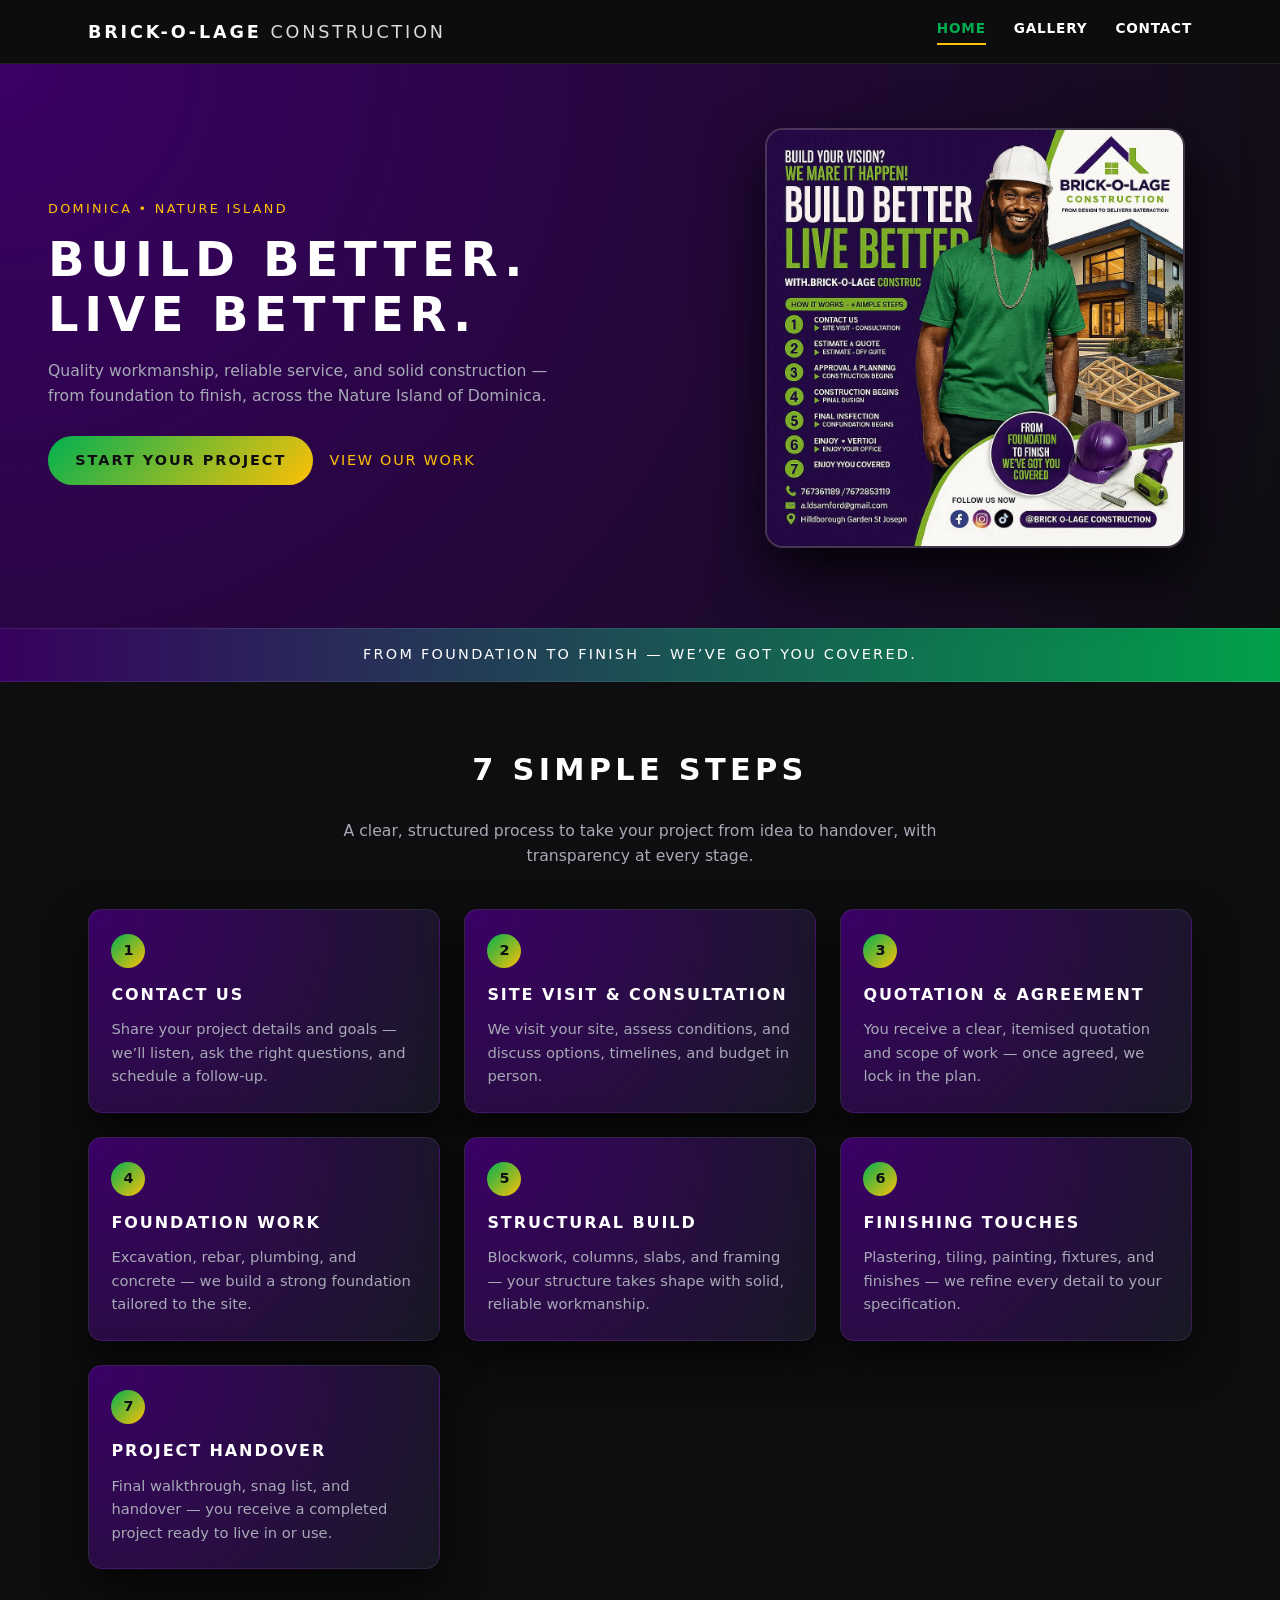
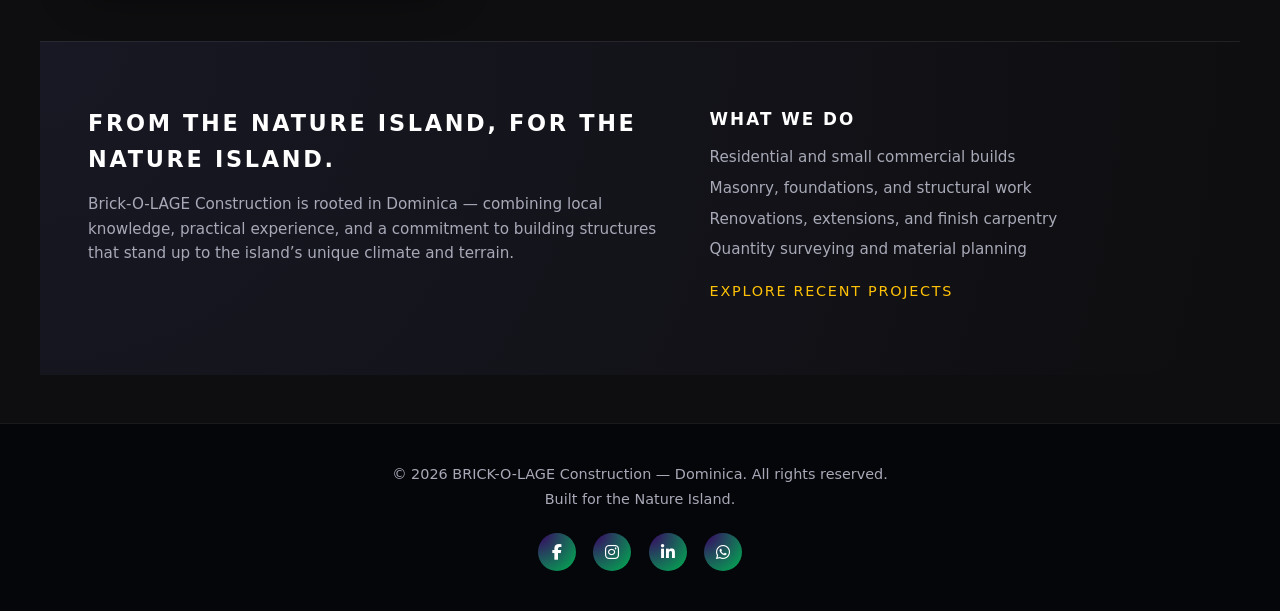
<file: index.html>
<!doctype html>
<html lang="en">
  <head>
    <meta charset="UTF-8" />
    <meta name="viewport" content="width=device-width, initial-scale=1" />
    <title>Brick-O-LAGE Construction | Build Better, Live Better</title>
    <link rel="stylesheet" href="css/styles.css" />
    <link
      rel="stylesheet"
      href="https://cdnjs.cloudflare.com/ajax/libs/font-awesome/6.4.0/css/all.min.css"
    />
  </head>
  <body>
    <header class="site-header">
      <nav class="nav" aria-label="Main navigation">
        <a href="index.html" class="nav-logo">
          BRICK-O-LAGE <span>Construction</span>
        </a>

        <button
          class="nav-toggle"
          aria-expanded="false"
          aria-controls="nav-menu"
        >
          <span class="sr-only">Toggle navigation</span>
          <span class="nav-toggle-bar"></span>
          <span class="nav-toggle-bar"></span>
          <span class="nav-toggle-bar"></span>
        </button>

        <ul id="nav-menu" class="nav-menu">
          <li><a href="index.html" class="active">Home</a></li>
          <li><a href="gallery.html">Gallery</a></li>
          <li><a href="contact.html">Contact</a></li>
        </ul>
      </nav>
    </header>

    <main>
      <!-- Hero -->
      <section class="hero">
        <div class="hero-inner">
          <div class="hero-content">
            <p class="hero-kicker">Dominica • Nature Island</p>
            <h1>Build Better. Live Better.</h1>
            <p class="hero-subtitle">
              Quality workmanship, reliable service, and solid construction —
              from foundation to finish, across the Nature Island of Dominica.
            </p>
            <div class="hero-actions">
              <a href="contact.html" class="btn">Start Your Project</a>
              <a href="gallery.html" class="hero-link">View Our Work</a>
            </div>
          </div>

          <div class="hero-image">
            <!-- Placeholder path for worker hero image -->
            <img
              src="img/aldin-ai-flyer.jpg"
              alt="Caribbean construction worker on site"
            />
          </div>
        </div>
      </section>

      <!-- From foundation to finish banner -->
      <section class="banner-strip">
        <p>From foundation to finish — we’ve got you covered.</p>
      </section>

      <!-- 7 Simple Steps -->
      <section class="section">
        <h2 class="section-title">7 Simple Steps</h2>
        <p class="section-subtitle">
          A clear, structured process to take your project from idea to
          handover, with transparency at every stage.
        </p>

        <div class="steps-grid">
          <article class="step-card">
            <div class="step-icon">1</div>
            <h3>Contact Us</h3>
            <p>
              Share your project details and goals — we’ll listen, ask the right
              questions, and schedule a follow-up.
            </p>
          </article>

          <article class="step-card">
            <div class="step-icon">2</div>
            <h3>Site Visit &amp; Consultation</h3>
            <p>
              We visit your site, assess conditions, and discuss options,
              timelines, and budget in person.
            </p>
          </article>

          <article class="step-card">
            <div class="step-icon">3</div>
            <h3>Quotation &amp; Agreement</h3>
            <p>
              You receive a clear, itemised quotation and scope of work — once
              agreed, we lock in the plan.
            </p>
          </article>

          <article class="step-card">
            <div class="step-icon">4</div>
            <h3>Foundation Work</h3>
            <p>
              Excavation, rebar, plumbing, and concrete — we build a strong
              foundation tailored to the site.
            </p>
          </article>

          <article class="step-card">
            <div class="step-icon">5</div>
            <h3>Structural Build</h3>
            <p>
              Blockwork, columns, slabs, and framing — your structure takes
              shape with solid, reliable workmanship.
            </p>
          </article>

          <article class="step-card">
            <div class="step-icon">6</div>
            <h3>Finishing Touches</h3>
            <p>
              Plastering, tiling, painting, fixtures, and finishes — we refine
              every detail to your specification.
            </p>
          </article>

          <article class="step-card">
            <div class="step-icon">7</div>
            <h3>Project Handover</h3>
            <p>
              Final walkthrough, snag list, and handover — you receive a
              completed project ready to live in or use.
            </p>
          </article>
        </div>
      </section>

      <!-- Highlight section -->
      <section class="section section-highlight">
        <div class="highlight-grid">
          <div class="highlight-block">
            <h2>From the Nature Island, for the Nature Island.</h2>
            <p>
              Brick-O-LAGE Construction is rooted in Dominica — combining local
              knowledge, practical experience, and a commitment to building
              structures that stand up to the island’s unique climate and
              terrain.
            </p>
          </div>
          <div class="highlight-block">
            <h3>What We Do</h3>
            <ul class="highlight-list">
              <li>Residential and small commercial builds</li>
              <li>Masonry, foundations, and structural work</li>
              <li>Renovations, extensions, and finish carpentry</li>
              <li>Quantity surveying and material planning</li>
            </ul>
            <a href="gallery.html" class="hero-link">Explore recent projects</a>
          </div>
        </div>
      </section>
    </main>

    <footer class="footer">
      <p>
        &copy; 2026 BRICK-O-LAGE Construction — Dominica. All rights reserved.
      </p>
      <p>Built for the Nature Island.</p>
      <div class="social-links">
        <a
          href="https://www.facebook.com/brickolageconstruction"
          target="_blank"
          rel="noopener noreferrer"
          aria-label="Facebook"
          title="Follow us on Facebook"
          ><i class="fab fa-facebook-f"></i
        ></a>
        <a
          href="https://www.instagram.com/brickolageconstruction"
          target="_blank"
          rel="noopener noreferrer"
          aria-label="Instagram"
          title="Follow us on Instagram"
          ><i class="fab fa-instagram"></i
        ></a>
        <a
          href="https://www.linkedin.com/company/brickolageconstruction"
          target="_blank"
          rel="noopener noreferrer"
          aria-label="LinkedIn"
          title="Connect on LinkedIn"
          ><i class="fab fa-linkedin-in"></i
        ></a>
        <a
          href="https://wa.me/17673161119"
          target="_blank"
          rel="noopener noreferrer"
          aria-label="WhatsApp"
          title="Message us on WhatsApp"
          ><i class="fab fa-whatsapp"></i
        ></a>
      </div>
    </footer>

    <script src="js/script.js"></script>
  </body>
</html>
</file>
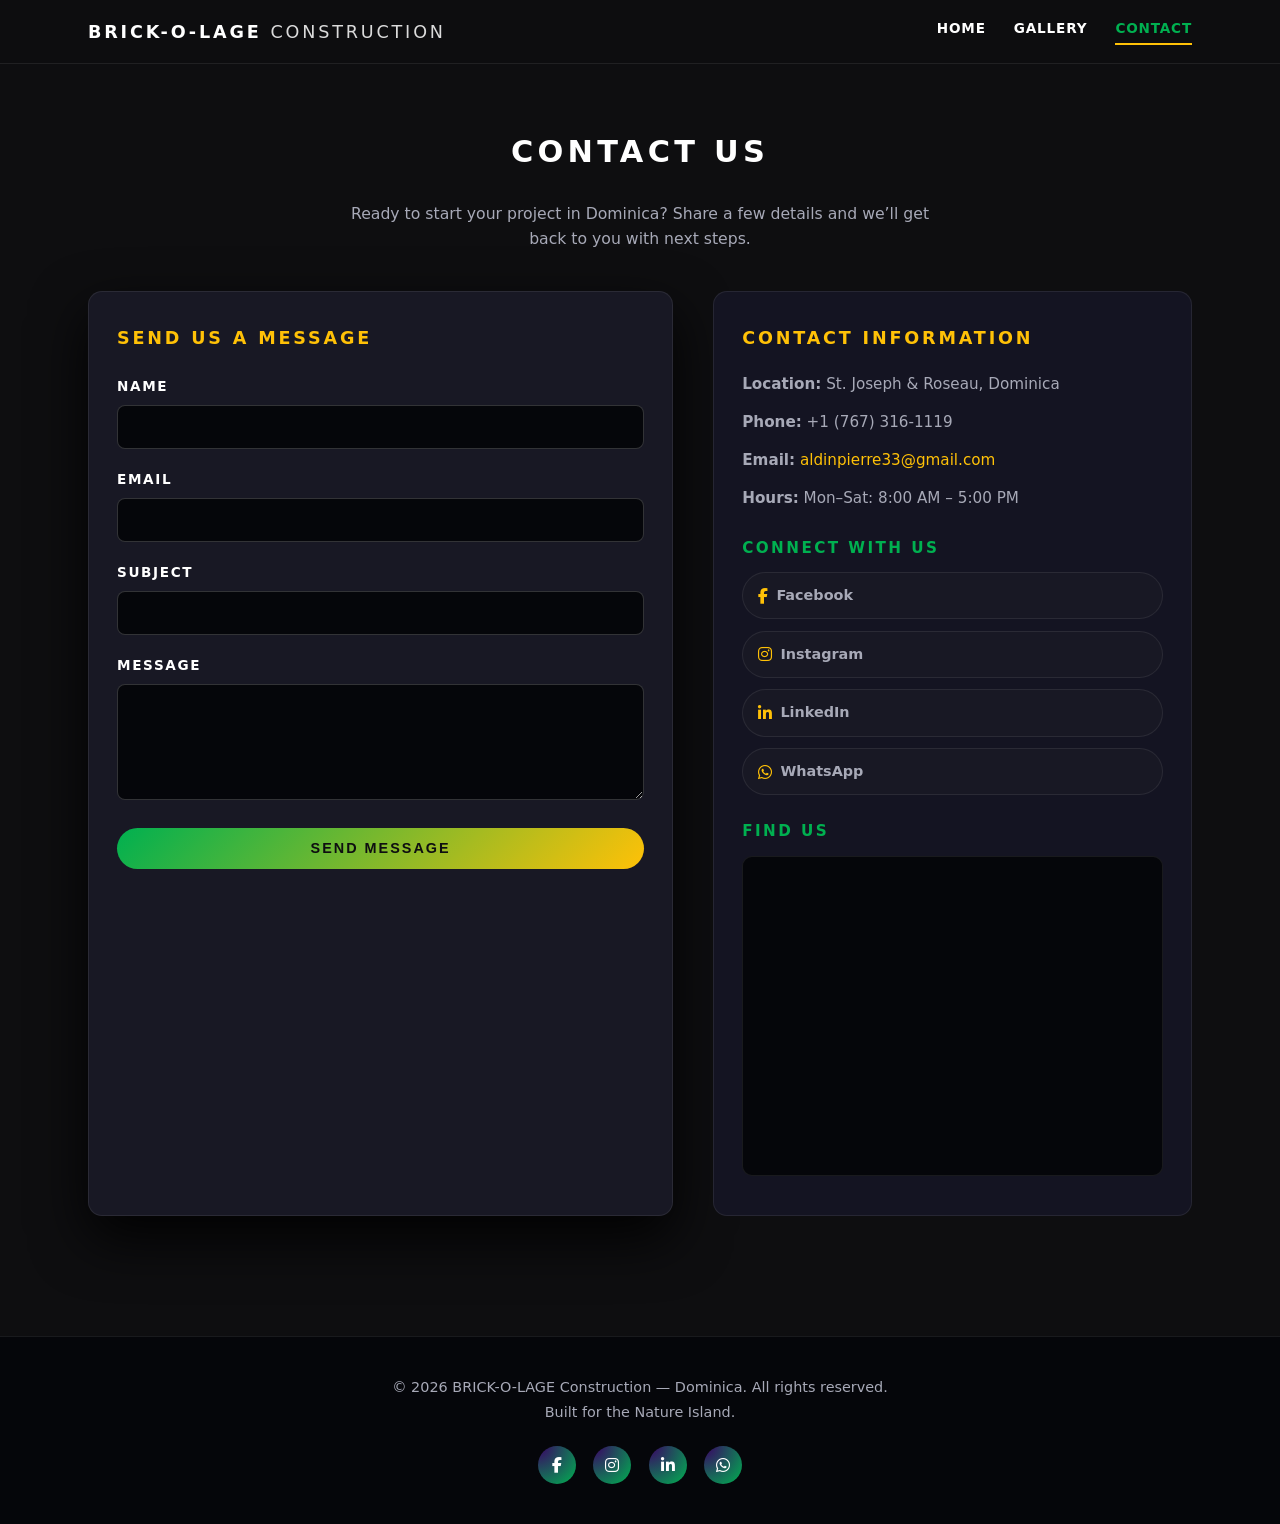
<file: contact.html>
<!doctype html>
<html lang="en">
  <head>
    <meta charset="UTF-8" />
    <meta name="viewport" content="width=device-width, initial-scale=1" />
    <title>Contact Us | Brick-O-LAGE Construction — Dominica</title>
    <link rel="stylesheet" href="css/styles.css" />
    <link
      rel="stylesheet"
      href="https://cdnjs.cloudflare.com/ajax/libs/font-awesome/6.4.0/css/all.min.css"
    />
  </head>
  <body>
    <header class="site-header">
      <nav class="nav" aria-label="Main navigation">
        <a href="index.html" class="nav-logo">
          BRICK-O-LAGE <span>Construction</span>
        </a>

        <button
          class="nav-toggle"
          aria-expanded="false"
          aria-controls="nav-menu"
        >
          <span class="sr-only">Toggle navigation</span>
          <span class="nav-toggle-bar"></span>
          <span class="nav-toggle-bar"></span>
          <span class="nav-toggle-bar"></span>
        </button>

        <ul id="nav-menu" class="nav-menu">
          <li><a href="index.html">Home</a></li>
          <li><a href="gallery.html">Gallery</a></li>
          <li><a href="contact.html" class="active">Contact</a></li>
        </ul>
      </nav>
    </header>

    <main>
      <section class="section">
        <h1 class="section-title">Contact Us</h1>
        <p class="section-subtitle">
          Ready to start your project in Dominica? Share a few details and we’ll
          get back to you with next steps.
        </p>

        <div class="contact">
          <div class="contact-form">
            <h2>Send us a message</h2>
            <form id="contactForm" novalidate>
              <div class="form-group">
                <label for="name">Name</label>
                <input
                  id="name"
                  name="name"
                  type="text"
                  autocomplete="name"
                  required
                />
              </div>

              <div class="form-group">
                <label for="email">Email</label>
                <input
                  id="email"
                  name="email"
                  type="email"
                  autocomplete="email"
                  required
                />
              </div>

              <div class="form-group">
                <label for="subject">Subject</label>
                <input
                  id="subject"
                  name="subject"
                  type="text"
                  autocomplete="off"
                  required
                />
              </div>

              <div class="form-group">
                <label for="message">Message</label>
                <textarea
                  id="message"
                  name="message"
                  rows="5"
                  required
                ></textarea>
              </div>

              <button class="btn" type="submit">Send Message</button>

              <p id="formFeedback" class="form-feedback" hidden>
                Thank you! Your message has been sent successfully.
              </p>
            </form>
          </div>

          <div class="contact-info">
            <h2>Contact Information</h2>
            <p><strong>Location:</strong> St. Joseph &amp; Roseau, Dominica</p>
            <p><strong>Phone:</strong> +1 (767) 316-1119</p>
            <p>
              <strong>Email:</strong>
              <a href="mailto:aldinpierre33@gmail.com"
                >aldinpierre33@gmail.com</a
              >
            </p>
            <p><strong>Hours:</strong> Mon–Sat: 8:00 AM – 5:00 PM</p>

            <h3>Connect With Us</h3>
            <div class="social-links-large">
              <a
                href="https://www.facebook.com/brickolageconstruction"
                target="_blank"
                rel="noopener noreferrer"
                aria-label="Facebook"
                title="Follow us on Facebook"
              >
                <i class="fab fa-facebook-f"></i>
                Facebook
              </a>
              <a
                href="https://www.instagram.com/brickolageconstruction"
                target="_blank"
                rel="noopener noreferrer"
                aria-label="Instagram"
                title="Follow us on Instagram"
              >
                <i class="fab fa-instagram"></i>
                Instagram
              </a>
              <a
                href="https://www.linkedin.com/company/brickolageconstruction"
                target="_blank"
                rel="noopener noreferrer"
                aria-label="LinkedIn"
                title="Connect on LinkedIn"
              >
                <i class="fab fa-linkedin-in"></i>
                LinkedIn
              </a>
              <a
                href="https://wa.me/17673161119"
                target="_blank"
                rel="noopener noreferrer"
                aria-label="WhatsApp"
                title="Message us on WhatsApp"
              >
                <i class="fab fa-whatsapp"></i>
                WhatsApp
              </a>
            </div>

            <div class="contact-map">
              <h3>Find Us</h3>
              <iframe
                title="Brick-O-LAGE Construction location map"
                src="https://www.google.com/maps/embed?pb=!1m18!1m12!1m3!1d60741.0474623725!2d-61.411604!3d15.309167!2m3!1f0!2f0!3f0!3m2!1i1024!2i768!4f13.1!3m3!1m2!1s0x8c40292e4e7e6f33%3A0x889896728373d57!2sRoseau%2C%20Dominica!5e0!3m2!1sen!2sus!4v1700000000000!5m2!1sen!2sus"
                loading="lazy"
                allowfullscreen=""
                referrerpolicy="no-referrer-when-downgrade"
              ></iframe>
            </div>
          </div>
        </div>
      </section>
    </main>

    <footer class="footer">
      <p>
        &copy; 2026 BRICK-O-LAGE Construction — Dominica. All rights reserved.
      </p>
      <p>Built for the Nature Island.</p>
      <div class="social-links">
        <a
          href="https://www.facebook.com/brickolageconstruction"
          target="_blank"
          rel="noopener noreferrer"
          aria-label="Facebook"
          title="Follow us on Facebook"
          ><i class="fab fa-facebook-f"></i
        ></a>
        <a
          href="https://www.instagram.com/brickolageconstruction"
          target="_blank"
          rel="noopener noreferrer"
          aria-label="Instagram"
          title="Follow us on Instagram"
          ><i class="fab fa-instagram"></i
        ></a>
        <a
          href="https://www.linkedin.com/company/brickolageconstruction"
          target="_blank"
          rel="noopener noreferrer"
          aria-label="LinkedIn"
          title="Connect on LinkedIn"
          ><i class="fab fa-linkedin-in"></i
        ></a>
        <a
          href="https://wa.me/17673161119"
          target="_blank"
          rel="noopener noreferrer"
          aria-label="WhatsApp"
          title="Message us on WhatsApp"
          ><i class="fab fa-whatsapp"></i
        ></a>
      </div>
    </footer>

    <script src="js/script.js"></script>
  </body>
</html>
</file>
<file: css/styles.css>
:root {
  --bg: #0e0e10;
  --bg-elevated: #181824;
  --bg-soft: #1f1f30;
  --primary-color: #ffffff;
  --secondary-color: #00b050; /* green */
  --accent-color: #ffc107; /* gold */
  --brand-purple: #3b0066;
  --muted: #a7a9b7;
  --border-subtle: rgba(255, 255, 255, 0.08);
  --focus-color: #ffc107;
  --white: #ffffff;
  --font-family:
    "Montserrat", system-ui, -apple-system, BlinkMacSystemFont, "Segoe UI",
    sans-serif;
}

* {
  margin: 0;
  padding: 0;
  box-sizing: border-box;
}

html {
  scroll-behavior: smooth;
}

body {
  font-family: var(--font-family);
  line-height: 1.6;
  color: var(--primary-color);
  background-color: var(--bg);
  font-size: 16px;
}

/* Header / Nav */
.site-header {
  background: rgba(14, 14, 16, 0.96);
  backdrop-filter: blur(12px);
  border-bottom: 1px solid var(--border-subtle);
  position: sticky;
  top: 0;
  z-index: 1000;
}

.nav {
  display: flex;
  justify-content: space-between;
  align-items: center;
  padding: 0.9rem 1.25rem;
  max-width: 1200px;
  margin: 0 auto;
}

.nav-logo {
  font-size: 1.1rem;
  color: var(--primary-color);
  text-transform: uppercase;
  letter-spacing: 0.16em;
  text-decoration: none;
  font-weight: 700;
}

.nav-logo span {
  font-weight: 300;
  opacity: 0.85;
}

.nav-logo:focus {
  outline: 3px solid var(--focus-color);
  outline-offset: 3px;
}

/* Mobile toggle */
.nav-toggle {
  display: flex;
  flex-direction: column;
  background: none;
  border: 1px solid var(--border-subtle);
  cursor: pointer;
  padding: 0.45rem;
  gap: 0.3rem;
  border-radius: 6px;
  background: rgba(255, 255, 255, 0.02);
}

.nav-toggle-bar {
  width: 22px;
  height: 2px;
  background: var(--primary-color);
  transition: all 0.3s ease;
}

.nav-toggle:focus {
  outline: 3px solid var(--focus-color);
  outline-offset: 3px;
}

.nav-toggle[aria-expanded="true"] .nav-toggle-bar:nth-child(2) {
  opacity: 0;
}

.nav-toggle[aria-expanded="true"] .nav-toggle-bar:nth-child(1) {
  transform: translateY(6px) rotate(45deg);
}

.nav-toggle[aria-expanded="true"] .nav-toggle-bar:nth-child(3) {
  transform: translateY(-6px) rotate(-45deg);
}

/* Nav menu */
.nav-menu {
  display: none;
  flex-direction: column;
  position: absolute;
  top: 60px;
  left: 0.75rem;
  right: 0.75rem;
  background: #141422;
  list-style: none;
  border-radius: 10px;
  border: 1px solid var(--border-subtle);
  box-shadow: 0 18px 45px rgba(0, 0, 0, 0.7);
  overflow: hidden;
}

.nav-menu.show {
  display: flex;
}

.nav-menu li + li {
  border-top: 1px solid rgba(255, 255, 255, 0.06);
}

.nav-menu a {
  display: block;
  padding: 0.9rem 1.1rem;
  text-decoration: none;
  color: var(--primary-color);
  font-weight: 600;
  font-size: 0.95rem;
  letter-spacing: 0.06em;
  text-transform: uppercase;
  transition:
    background 0.25s,
    color 0.25s,
    transform 0.15s;
}

.nav-menu a:hover,
.nav-menu a:focus {
  background: rgba(255, 255, 255, 0.06);
  color: var(--accent-color);
}

.nav-menu a.active {
  color: var(--secondary-color);
}

.nav-menu a:focus {
  outline: none;
}

.sr-only {
  position: absolute;
  width: 1px;
  height: 1px;
  padding: 0;
  margin: -1px;
  overflow: hidden;
  clip: rect(0, 0, 0, 0);
  white-space: nowrap;
  border-width: 0;
}

/* Main layout */
main {
  width: 100%;
}

.section {
  padding: 2.75rem 1.25rem 3.25rem;
  max-width: 1200px;
  margin: 0 auto;
}

/* Hero */
.hero {
  background: radial-gradient(circle at top left, #3b0066, #0e0e10);
  padding: 3.25rem 1.25rem 3.5rem;
}

.hero-inner {
  max-width: 1200px;
  margin: 0 auto;
  display: grid;
  grid-template-columns: minmax(0, 1.1fr);
  gap: 2.5rem;
  align-items: center;
}

.hero-content {
  max-width: 640px;
}

.hero-kicker {
  font-size: 0.8rem;
  letter-spacing: 0.18em;
  text-transform: uppercase;
  color: var(--accent-color);
  margin-bottom: 0.75rem;
}

.hero h1 {
  font-size: 2.2rem;
  line-height: 1.15;
  text-transform: uppercase;
  letter-spacing: 0.12em;
  margin-bottom: 1rem;
}

.hero-subtitle {
  font-size: 0.98rem;
  color: var(--muted);
  max-width: 520px;
  margin-bottom: 1.75rem;
}

.hero-actions {
  display: flex;
  flex-wrap: wrap;
  gap: 1rem;
  align-items: center;
}

.hero-link {
  font-size: 0.9rem;
  text-transform: uppercase;
  letter-spacing: 0.12em;
  color: var(--accent-color);
  text-decoration: none;
}

.hero-link:hover {
  color: var(--secondary-color);
}

.hero-image {
  max-width: 420px;
  justify-self: center;
}

.hero-image img {
  width: 100%;
  height: auto;
  border-radius: 18px;
  border: 2px solid rgba(255, 255, 255, 0.18);
  box-shadow: 0 26px 60px rgba(0, 0, 0, 0.85);
  object-fit: cover;
}

/* Banner strip */
.banner-strip {
  background: linear-gradient(
    90deg,
    rgba(59, 0, 102, 0.9),
    rgba(0, 176, 80, 0.9)
  );
  padding: 0.9rem 1.25rem;
  text-align: center;
  border-top: 1px solid var(--border-subtle);
  border-bottom: 1px solid var(--border-subtle);
}

.banner-strip p {
  max-width: 1200px;
  margin: 0 auto;
  font-size: 0.9rem;
  letter-spacing: 0.16em;
  text-transform: uppercase;
}

/* Section titles */
.section-title {
  text-align: center;
  font-size: 1.9rem;
  letter-spacing: 0.14em;
  text-transform: uppercase;
  margin-bottom: 1.5rem;
}

.section-subtitle {
  text-align: center;
  font-size: 0.98rem;
  color: var(--muted);
  margin-bottom: 2.5rem;
  max-width: 620px;
  margin-left: auto;
  margin-right: auto;
}

/* Steps */
.steps-grid {
  display: grid;
  grid-template-columns: 1fr;
  gap: 1.5rem;
}

.step-card {
  background: radial-gradient(circle at top left, #3b0066, #181824);
  border-radius: 14px;
  padding: 1.5rem 1.4rem;
  border: 1px solid var(--border-subtle);
  box-shadow: 0 18px 45px rgba(0, 0, 0, 0.7);
}

.step-icon {
  width: 34px;
  height: 34px;
  border-radius: 999px;
  display: inline-flex;
  align-items: center;
  justify-content: center;
  background: linear-gradient(
    135deg,
    var(--secondary-color),
    var(--accent-color)
  );
  color: #0e0e10;
  font-weight: 700;
  font-size: 0.9rem;
  margin-bottom: 0.9rem;
}

.step-card h3 {
  font-size: 1rem;
  text-transform: uppercase;
  letter-spacing: 0.12em;
  margin-bottom: 0.6rem;
}

.step-card p {
  font-size: 0.92rem;
  color: var(--muted);
}

/* Highlight section */
.section-highlight {
  background: radial-gradient(circle at top left, #181824, #0e0e10);
  border-top: 1px solid var(--border-subtle);
}

.highlight-grid {
  display: grid;
  grid-template-columns: 1fr;
  gap: 2rem;
}

.highlight-block h2,
.highlight-block h3 {
  text-transform: uppercase;
  letter-spacing: 0.12em;
}

.highlight-block h2 {
  font-size: 1.4rem;
  margin-bottom: 0.9rem;
}

.highlight-block h3 {
  font-size: 1.05rem;
  margin-bottom: 0.75rem;
}

.highlight-block p {
  font-size: 0.95rem;
  color: var(--muted);
}

.highlight-list {
  list-style: none;
  margin: 0 0 1rem;
  padding: 0;
}

.highlight-list li {
  font-size: 0.95rem;
  color: var(--muted);
  margin-bottom: 0.4rem;
}

/* Buttons */
.btn {
  display: inline-block;
  padding: 0.8rem 1.7rem;
  background: linear-gradient(
    135deg,
    var(--secondary-color),
    var(--accent-color)
  );
  color: #0e0e10;
  text-decoration: none;
  border-radius: 999px;
  transition:
    transform 0.2s ease,
    box-shadow 0.25s ease,
    filter 0.2s ease;
  border: none;
  font-weight: 700;
  font-size: 0.9rem;
  letter-spacing: 0.14em;
  text-transform: uppercase;
  cursor: pointer;
}

.btn:hover {
  transform: translateY(-2px);
  box-shadow: 0 16px 40px rgba(0, 0, 0, 0.85);
  filter: brightness(1.05);
}

.btn:focus {
  outline: 3px solid var(--focus-color);
  outline-offset: 3px;
}

.btn:active {
  transform: translateY(0);
  box-shadow: 0 10px 24px rgba(0, 0, 0, 0.75);
}

/* Gallery */
.gallery-section {
  margin-bottom: 3rem;
  padding: 1.75rem 1.25rem;
  border-radius: 14px;
  background: radial-gradient(circle at top left, #3b0066, #181824);
  border: 1px solid var(--border-subtle);
}

.gallery-section.section-light {
  background: radial-gradient(circle at top left, #181824, #0e0e10);
}

.gallery-section h2 {
  font-size: 1.1rem;
  margin-bottom: 1.25rem;
  color: var(--accent-color);
  text-transform: uppercase;
  letter-spacing: 0.16em;
}

.gallery-grid {
  display: grid;
  grid-template-columns: 1fr;
  gap: 1.25rem;
}

.gallery-item {
  position: relative;
  overflow: hidden;
  border-radius: 12px;
  background: #05060a;
  border: 1px solid rgba(255, 255, 255, 0.12);
  box-shadow: 0 22px 55px rgba(0, 0, 0, 0.9);
}

.gallery-item figure {
  margin: 0;
}

.gallery-item img {
  width: 100%;
  height: 220px;
  object-fit: cover;
  transition:
    transform 0.6s ease,
    filter 0.4s ease;
  filter: saturate(1.05) contrast(1.05);
}

.gallery-item:hover img {
  transform: scale(1.06);
  filter: saturate(1.15) contrast(1.1);
}

.gallery-caption {
  padding: 0.9rem 1rem 1.1rem;
  font-size: 0.9rem;
  color: var(--muted);
  background: linear-gradient(to bottom, #0e0e10, #05060a);
  border-top: 1px solid rgba(255, 255, 255, 0.08);
}

/* Contact */
.contact {
  display: grid;
  grid-template-columns: 1fr;
  gap: 2rem;
}

.contact-form {
  background: #181824;
  padding: 1.75rem 1.5rem;
  border-radius: 14px;
  border: 1px solid var(--border-subtle);
  box-shadow: 0 22px 55px rgba(0, 0, 0, 0.9);
}

.contact-form h2 {
  font-size: 1.1rem;
  color: var(--accent-color);
  margin-bottom: 1.5rem;
  text-transform: uppercase;
  letter-spacing: 0.16em;
}

.contact-form form {
  display: flex;
  flex-direction: column;
}

.form-group {
  margin-bottom: 1.25rem;
}

.form-group label {
  display: block;
  margin-bottom: 0.45rem;
  font-weight: 600;
  color: var(--primary-color);
  font-size: 0.85rem;
  letter-spacing: 0.12em;
  text-transform: uppercase;
}

.form-group input,
.form-group textarea {
  width: 100%;
  padding: 0.75rem 0.85rem;
  border-radius: 8px;
  border: 1px solid rgba(255, 255, 255, 0.18);
  font-family: inherit;
  font-size: 0.95rem;
  background: #05060a;
  color: var(--primary-color);
  transition:
    border-color 0.25s,
    box-shadow 0.25s,
    background 0.25s;
}

.form-group input::placeholder,
.form-group textarea::placeholder {
  color: rgba(255, 255, 255, 0.35);
}

.form-group input:focus,
.form-group textarea:focus {
  outline: none;
  border-color: var(--secondary-color);
  box-shadow: 0 0 0 1px rgba(0, 176, 80, 0.6);
  background: #05060a;
}

.form-feedback {
  margin-top: 1rem;
  padding: 0.9rem 1rem;
  background-color: rgba(0, 176, 80, 0.12);
  color: #b7f7c4;
  border: 1px solid rgba(0, 176, 80, 0.6);
  border-radius: 8px;
  font-weight: 600;
  font-size: 0.9rem;
}

/* Contact info */
.contact-info {
  background: #141422;
  padding: 1.75rem 1.5rem;
  border-radius: 14px;
  border: 1px solid var(--border-subtle);
}

.contact-info h2 {
  font-size: 1.1rem;
  color: var(--accent-color);
  margin-bottom: 1.25rem;
  text-transform: uppercase;
  letter-spacing: 0.16em;
}

.contact-info h3 {
  font-size: 0.95rem;
  color: var(--secondary-color);
  margin-top: 1.5rem;
  margin-bottom: 0.75rem;
  text-transform: uppercase;
  letter-spacing: 0.16em;
}

.contact-info p {
  margin-bottom: 0.75rem;
  line-height: 1.7;
  font-size: 0.95rem;
  color: var(--muted);
}

.contact-info a {
  color: var(--accent-color);
  text-decoration: none;
}

.contact-info a:hover {
  color: var(--secondary-color);
}

/* Map */
.contact-map {
  margin-top: 1.5rem;
}

.contact-map iframe {
  width: 100%;
  height: 260px;
  border-radius: 10px;
  border: 1px solid var(--border-subtle);
  background: #05060a;
}

/* Social links (footer) */
.footer {
  background: #05060a;
  color: var(--muted);
  text-align: center;
  padding: 2.25rem 1.25rem 2.5rem;
  margin-top: 3rem;
  border-top: 1px solid var(--border-subtle);
}

.footer p {
  margin: 0.15rem 0;
  font-size: 0.9rem;
}

.social-links {
  display: flex;
  justify-content: center;
  gap: 1.1rem;
  margin-top: 1.4rem;
}

.social-links a {
  display: inline-flex;
  align-items: center;
  justify-content: center;
  width: 38px;
  height: 38px;
  background: radial-gradient(
    circle at top left,
    var(--brand-purple),
    var(--secondary-color)
  );
  color: #ffffff;
  border-radius: 999px;
  text-decoration: none;
  transition:
    transform 0.2s ease,
    box-shadow 0.25s ease,
    filter 0.2s ease;
  font-size: 1rem;
}

.social-links a:hover {
  transform: translateY(-3px);
  box-shadow: 0 14px 32px rgba(0, 0, 0, 0.9);
  filter: brightness(1.05);
}

.social-links a:focus {
  outline: 3px solid var(--focus-color);
  outline-offset: 3px;
}

/* Large social links (contact page) */
.social-links-large {
  display: flex;
  flex-direction: column;
  gap: 0.7rem;
  margin-top: 0.75rem;
}

.social-links-large a {
  display: flex;
  align-items: center;
  gap: 0.55rem;
  padding: 0.7rem 0.9rem;
  background: #181824;
  color: var(--muted);
  text-decoration: none;
  border-radius: 999px;
  font-weight: 600;
  font-size: 0.9rem;
  border: 1px solid var(--border-subtle);
  transition:
    background 0.25s,
    color 0.25s,
    transform 0.15s,
    box-shadow 0.25s;
}

.social-links-large a i {
  font-size: 1rem;
  color: var(--accent-color);
}

.social-links-large a:hover {
  background: radial-gradient(
    circle at top left,
    var(--brand-purple),
    var(--secondary-color)
  );
  color: #ffffff;
  box-shadow: 0 16px 40px rgba(0, 0, 0, 0.9);
  transform: translateY(-2px);
}

.social-links-large a:hover i {
  color: #ffffff;
}

.social-links-large a:focus {
  outline: 3px solid var(--focus-color);
  outline-offset: 3px;
}

/* Responsive */
@media (min-width: 640px) {
  .nav {
    padding: 1rem 1.75rem;
  }

  .hero {
    padding: 3.5rem 1.75rem 3.75rem;
  }

  .hero-inner {
    grid-template-columns: minmax(0, 1.1fr);
  }

  .hero h1 {
    font-size: 2.6rem;
  }

  .section {
    padding: 3.25rem 1.75rem 3.75rem;
  }

  .steps-grid {
    grid-template-columns: repeat(2, minmax(0, 1fr));
  }

  .gallery-grid {
    grid-template-columns: repeat(2, minmax(0, 1fr));
  }

  .gallery-item img {
    height: 240px;
  }

  .contact-form,
  .contact-info {
    padding: 2rem 1.75rem;
  }

  .contact-map iframe {
    height: 280px;
  }
}

@media (min-width: 768px) {
  .nav {
    padding: 1rem 2.25rem;
  }

  .nav-toggle {
    display: none;
  }

  .nav-menu {
    display: flex !important;
    position: static;
    flex-direction: row;
    background: transparent;
    box-shadow: none;
    border-radius: 0;
    border: none;
  }

  .nav-menu li + li {
    border-top: none;
    margin-left: 1.75rem;
  }

  .nav-menu a {
    padding: 0;
    font-size: 0.85rem;
  }

  .nav-menu a.active {
    border-bottom: 2px solid var(--accent-color);
    padding-bottom: 0.2rem;
  }

  .hero-inner {
    grid-template-columns: minmax(0, 1.1fr) minmax(0, 0.9fr);
  }

  .section {
    padding: 3.5rem 2.25rem 4rem;
  }

  .steps-grid {
    grid-template-columns: repeat(3, minmax(0, 1fr));
  }

  .gallery-grid {
    grid-template-columns: repeat(3, minmax(0, 1fr));
  }

  .gallery-item img {
    height: 250px;
  }

  .contact {
    grid-template-columns: minmax(0, 1.1fr) minmax(0, 0.9fr);
    gap: 2.5rem;
  }

  .contact-map iframe {
    height: 300px;
  }

  .highlight-grid {
    grid-template-columns: minmax(0, 1.1fr) minmax(0, 0.9fr);
  }
}

@media (min-width: 1024px) {
  .nav {
    padding: 1.1rem 3rem;
    max-width: 1200px;
  }

  .hero {
    padding: 4rem 3rem 4.5rem;
  }

  .hero h1 {
    font-size: 3rem;
  }

  .section {
    padding: 4rem 3rem 4.5rem;
    max-width: 1200px;
  }

  .gallery-item img {
    height: 270px;
  }

  .contact-map iframe {
    height: 320px;
  }
}

/* Reduced motion */
@media (prefers-reduced-motion: reduce) {
  * {
    animation-duration: 0.01ms !important;
    animation-iteration-count: 1 !important;
    transition-duration: 0.01ms !important;
  }
}
</file>
